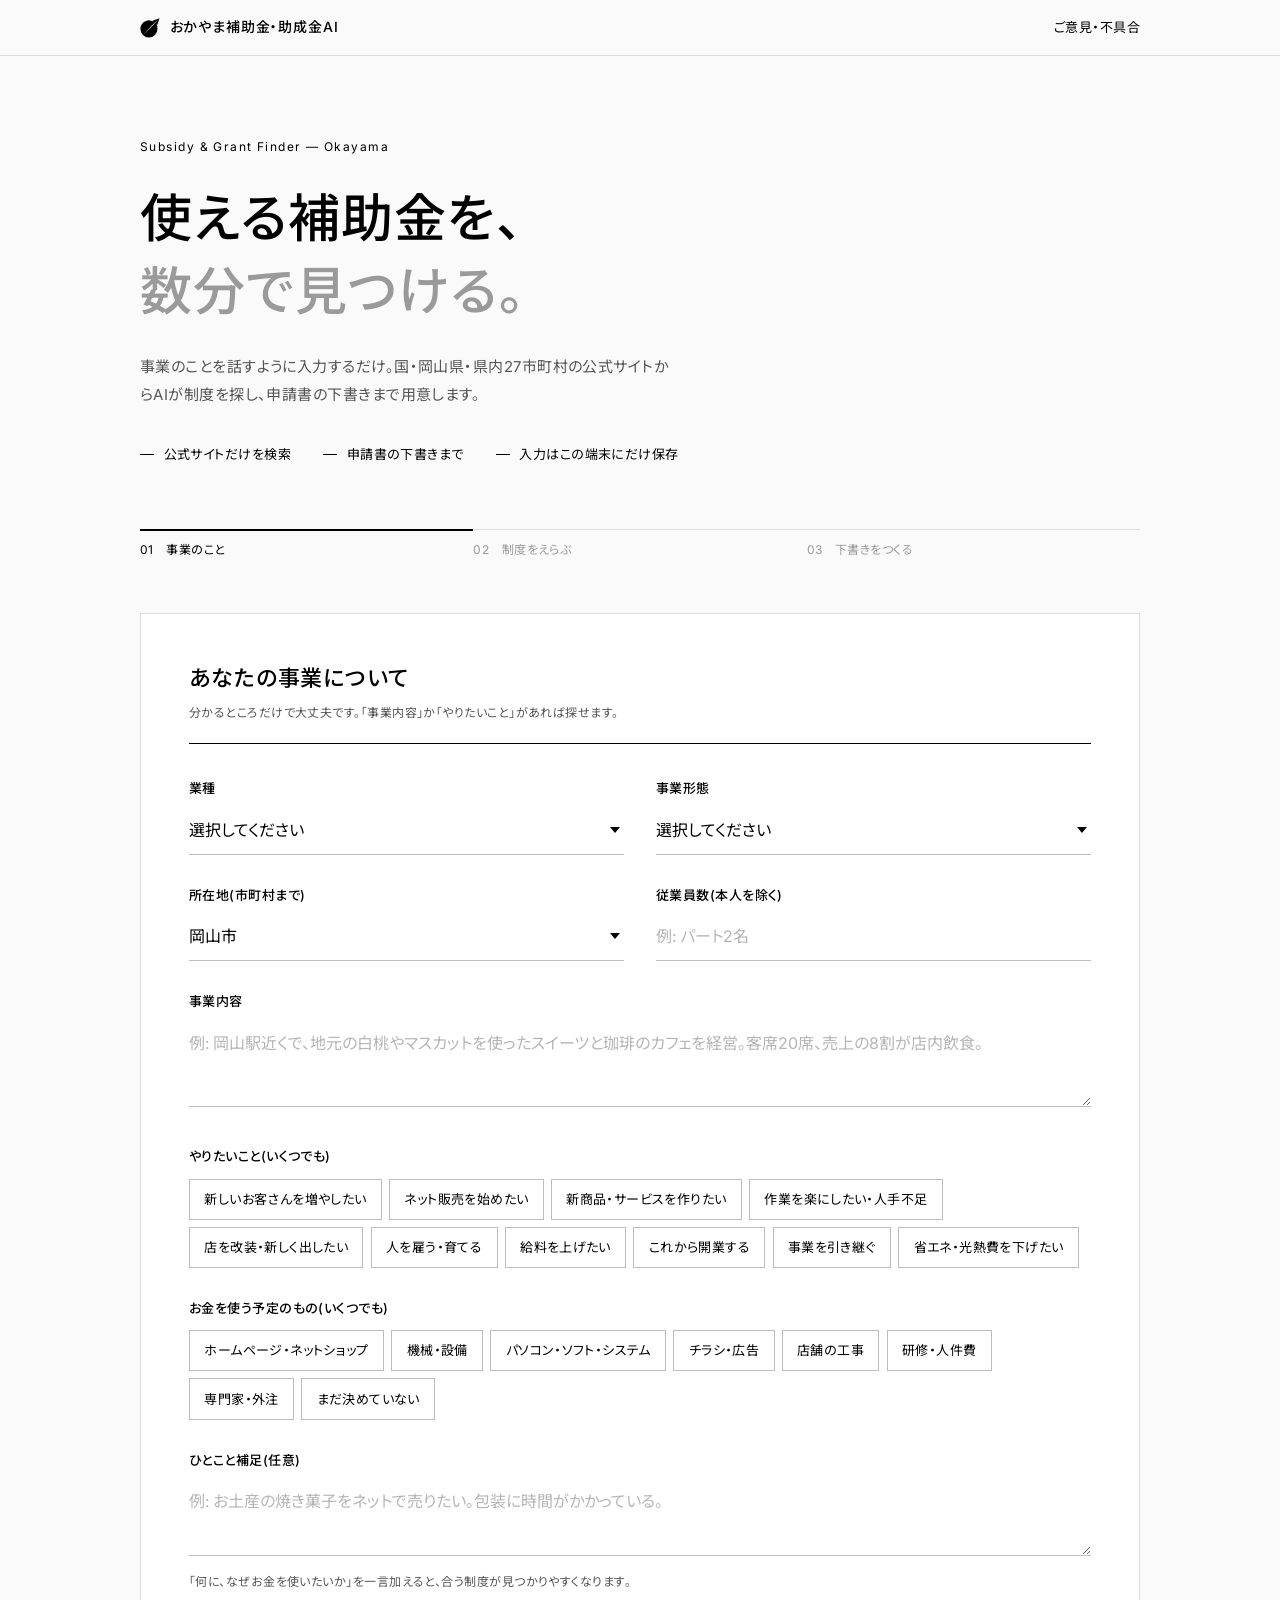
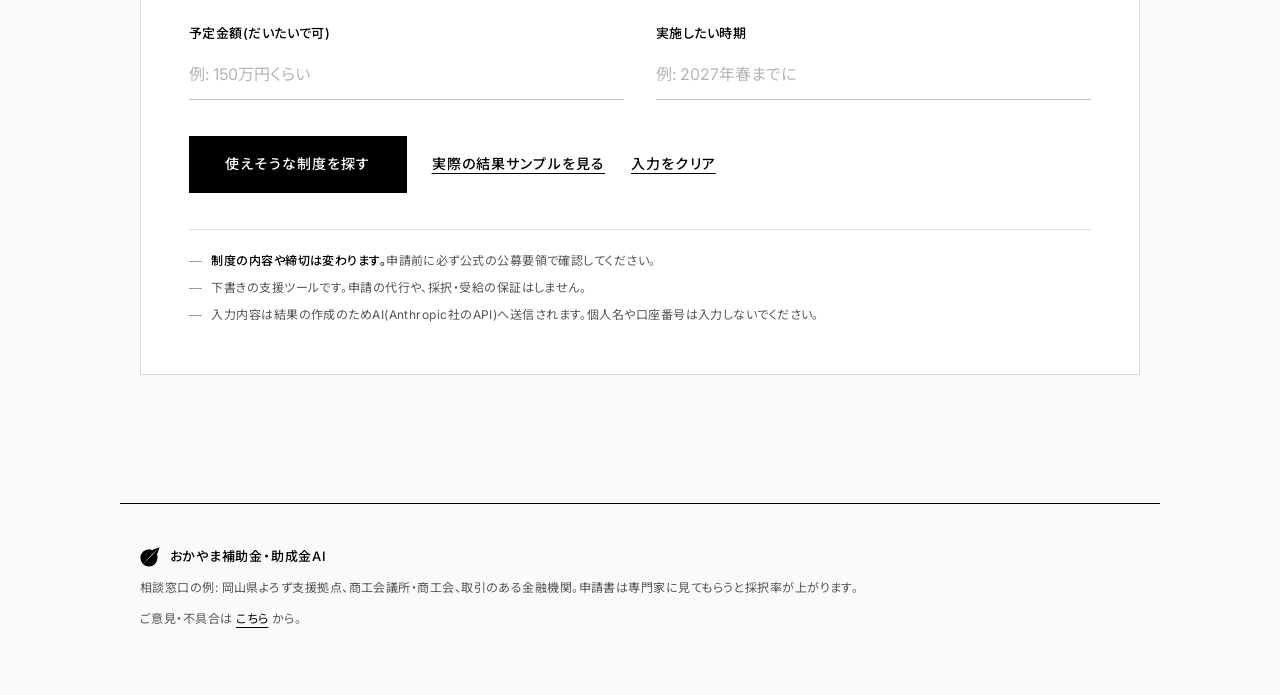
<file: index.html>
<!doctype html>
<html lang="ja">
<head>
<meta charset="utf-8">
<meta name="viewport" content="width=device-width, initial-scale=1">
<title>おかやま補助金・助成金AI</title>
<meta name="description" content="事業のことを入力するだけで、国・岡山県・県内27市町村の公式サイトから使える補助金・助成金をAIが探し、申請書の下書きまで用意します。">
<link rel="stylesheet" href="assets/style.css">
<link rel="icon" href="assets/logo.svg" type="image/svg+xml">
<link rel="icon" href="assets/favicon-32.png" sizes="32x32" type="image/png">
<link rel="apple-touch-icon" href="assets/apple-touch-icon.png">
</head>
<body>
<header class="site-header">
  <div class="inner">
    <a class="brand" href="index.html">おかやま補助金・助成金AI</a>
    <nav class="nav">
      <a href="feedback.html">ご意見・不具合</a>
    </nav>
  </div>
</header>

<main class="wrap">
  <section class="hero">
    <p class="eyebrow">Subsidy &amp; Grant Finder — Okayama</p>
    <div id="demo-banner" class="demo-banner" hidden>デモ表示中 — 結果は画面の動きを見るための表示例です</div>
    <h1>使える補助金を、<br><em>数分で見つける。</em></h1>
    <p class="lead">事業のことを話すように入力するだけ。国・岡山県・県内27市町村の公式サイトからAIが制度を探し、申請書の下書きまで用意します。</p>
    <ul class="points">
      <li>公式サイトだけを検索</li>
      <li>申請書の下書きまで</li>
      <li>入力はこの端末にだけ保存</li>
    </ul>
  </section>

  <ol class="stepper" id="stepper" aria-label="進み具合">
    <li class="active">事業のこと</li>
    <li>制度をえらぶ</li>
    <li>下書きをつくる</li>
  </ol>

  <section class="card" aria-labelledby="step1-title">
    <div class="section-head">
      <h2 id="step1-title">あなたの事業について</h2>
      <p class="hint">分かるところだけで大丈夫です。「事業内容」か「やりたいこと」があれば探せます。</p>
    </div>
    <form id="profile-form" class="grid">
      <div>
        <label for="business_type">業種</label>
        <select id="business_type" name="business_type">
          <option value="">選択してください</option>
          <option>飲食店</option>
          <option>小売業(店舗)</option>
          <option>ネット通販・EC</option>
          <option>食品製造(菓子・加工品など)</option>
          <option>製造業(食品以外)</option>
          <option>卸売業</option>
          <option>建設業・工務店</option>
          <option>宿泊業・観光</option>
          <option>美容・理容・エステ</option>
          <option>医療・福祉・介護</option>
          <option>農業・林業・漁業</option>
          <option>運輸・物流</option>
          <option>不動産業</option>
          <option>教育・学習支援</option>
          <option>IT・情報通信・Web制作</option>
          <option>専門サービス(士業・コンサルなど)</option>
          <option>生活関連サービス(クリーニング・修理など)</option>
          <option value="その他">その他(自由に入力)</option>
        </select>
        <input type="text" id="business_type_other" placeholder="例: ペットトリミング" aria-label="業種(その他)" hidden style="margin-top:0.6rem">
      </div>
      <div>
        <label for="form">事業形態</label>
        <select id="form" name="form">
          <option value="">選択してください</option>
          <option>個人事業主</option>
          <option>法人(株式会社・合同会社など)</option>
          <option>創業予定</option>
          <option>NPO・その他</option>
        </select>
      </div>
      <div>
        <label for="location">所在地(市町村まで)</label>
        <select id="location" name="location">
          <optgroup label="市">
            <option value="岡山県岡山市">岡山市</option>
            <option value="岡山県倉敷市">倉敷市</option>
            <option value="岡山県津山市">津山市</option>
            <option value="岡山県玉野市">玉野市</option>
            <option value="岡山県笠岡市">笠岡市</option>
            <option value="岡山県井原市">井原市</option>
            <option value="岡山県総社市">総社市</option>
            <option value="岡山県高梁市">高梁市</option>
            <option value="岡山県新見市">新見市</option>
            <option value="岡山県備前市">備前市</option>
            <option value="岡山県瀬戸内市">瀬戸内市</option>
            <option value="岡山県赤磐市">赤磐市</option>
            <option value="岡山県真庭市">真庭市</option>
            <option value="岡山県美作市">美作市</option>
            <option value="岡山県浅口市">浅口市</option>
          </optgroup>
          <optgroup label="町村">
            <option value="岡山県和気町">和気町</option>
            <option value="岡山県早島町">早島町</option>
            <option value="岡山県里庄町">里庄町</option>
            <option value="岡山県矢掛町">矢掛町</option>
            <option value="岡山県新庄村">新庄村</option>
            <option value="岡山県鏡野町">鏡野町</option>
            <option value="岡山県勝央町">勝央町</option>
            <option value="岡山県奈義町">奈義町</option>
            <option value="岡山県西粟倉村">西粟倉村</option>
            <option value="岡山県久米南町">久米南町</option>
            <option value="岡山県美咲町">美咲町</option>
            <option value="岡山県吉備中央町">吉備中央町</option>
          </optgroup>
          <option value="岡山県外">岡山県外</option>
        </select>
      </div>
      <div>
        <label for="employees">従業員数(本人を除く)</label>
        <input type="text" id="employees" name="employees" placeholder="例: パート2名">
      </div>
      <div class="full">
        <label for="business">事業内容</label>
        <textarea id="business" name="business" placeholder="例: 岡山駅近くで、地元の白桃やマスカットを使ったスイーツと珈琲のカフェを経営。客席20席、売上の8割が店内飲食。"></textarea>
      </div>
      <div class="full">
        <span class="label" id="goals-label">やりたいこと(いくつでも)</span>
        <div class="chips" id="goals" role="group" aria-labelledby="goals-label">
          <button type="button" class="chip" aria-pressed="false" data-value="新しいお客さんを増やしたい" data-hint="販路開拓">新しいお客さんを増やしたい</button>
          <button type="button" class="chip" aria-pressed="false" data-value="ネット販売を始めたい" data-hint="EC・販路開拓">ネット販売を始めたい</button>
          <button type="button" class="chip" aria-pressed="false" data-value="新商品・サービスを作りたい" data-hint="新商品開発・新事業">新商品・サービスを作りたい</button>
          <button type="button" class="chip" aria-pressed="false" data-value="作業を楽にしたい・人手不足" data-hint="省力化・業務効率化">作業を楽にしたい・人手不足</button>
          <button type="button" class="chip" aria-pressed="false" data-value="店を改装・新しく出したい" data-hint="店舗改装・設備投資">店を改装・新しく出したい</button>
          <button type="button" class="chip" aria-pressed="false" data-value="人を雇う・育てる" data-hint="雇用・人材育成">人を雇う・育てる</button>
          <button type="button" class="chip" aria-pressed="false" data-value="給料を上げたい" data-hint="賃上げ">給料を上げたい</button>
          <button type="button" class="chip" aria-pressed="false" data-value="これから開業する" data-hint="創業">これから開業する</button>
          <button type="button" class="chip" aria-pressed="false" data-value="事業を引き継ぐ" data-hint="事業承継">事業を引き継ぐ</button>
          <button type="button" class="chip" aria-pressed="false" data-value="省エネ・光熱費を下げたい" data-hint="省エネ">省エネ・光熱費を下げたい</button>
        </div>
      </div>
      <div class="full">
        <span class="label" id="spend-label">お金を使う予定のもの(いくつでも)</span>
        <div class="chips" id="spend" role="group" aria-labelledby="spend-label">
          <button type="button" class="chip" aria-pressed="false" data-value="ホームページ・ネットショップ" data-hint="ウェブサイト関連費">ホームページ・ネットショップ</button>
          <button type="button" class="chip" aria-pressed="false" data-value="機械・設備" data-hint="機械装置等費">機械・設備</button>
          <button type="button" class="chip" aria-pressed="false" data-value="パソコン・ソフト・システム" data-hint="ITツール">パソコン・ソフト・システム</button>
          <button type="button" class="chip" aria-pressed="false" data-value="チラシ・広告" data-hint="広報費">チラシ・広告</button>
          <button type="button" class="chip" aria-pressed="false" data-value="店舗の工事" data-hint="改装・工事費">店舗の工事</button>
          <button type="button" class="chip" aria-pressed="false" data-value="研修・人件費" data-hint="人材育成・人件費">研修・人件費</button>
          <button type="button" class="chip" aria-pressed="false" data-value="専門家・外注" data-hint="専門家経費・外注費">専門家・外注</button>
          <button type="button" class="chip" aria-pressed="false" data-value="まだ決めていない" data-hint="未定">まだ決めていない</button>
        </div>
      </div>
      <div class="full">
        <label for="plan">ひとこと補足(任意)</label>
        <textarea id="plan" name="plan" rows="2" placeholder="例: お土産の焼き菓子をネットで売りたい。包装に時間がかかっている。"></textarea>
        <p class="hint">「何に、なぜお金を使いたいか」を一言加えると、合う制度が見つかりやすくなります。</p>
      </div>
      <div>
        <label for="budget">予定金額(だいたいで可)</label>
        <input type="text" id="budget" name="budget" placeholder="例: 150万円くらい">
      </div>
      <div>
        <label for="timing">実施したい時期</label>
        <input type="text" id="timing" name="timing" placeholder="例: 2027年春までに">
      </div>
    </form>
    <div class="actions">
      <button type="button" id="search-btn">使えそうな制度を探す</button>
      <button type="button" class="secondary" id="sample-btn">実際の結果サンプルを見る</button>
      <button type="button" class="secondary" id="clear-btn">入力をクリア</button>
      <span id="saved-msg" class="saved" hidden>この端末に保存しました</span>
    </div>
    <div id="search-status" class="status" role="status"></div>
    <div class="notice">
      <ul>
        <li><strong>制度の内容や締切は変わります。</strong>申請前に必ず公式の公募要領で確認してください。</li>
        <li>下書きの支援ツールです。申請の代行や、採択・受給の保証はしません。</li>
        <li>入力内容は結果の作成のためAI(Anthropic社のAPI)へ送信されます。個人名や口座番号は入力しないでください。</li>
      </ul>
    </div>
  </section>

  <section class="card" id="step2" aria-labelledby="step2-title" hidden>
    <div class="section-head">
      <h2 id="step2-title">使えそうな制度</h2>
      <p class="hint" id="checked-at"></p>
    </div>
    <div id="candidates"></div>
    <div id="notes"></div>
  </section>

  <section class="card" id="step3" aria-labelledby="step3-title" hidden>
    <div class="section-head">
      <h2 id="step3-title">申請書の下書き</h2>
      <p class="hint" id="draft-for"></p>
    </div>
    <div id="draft-status" class="status" role="status"></div>
    <div id="draft"></div>
  </section>
</main>

<footer class="site-footer">
  <span class="brand">おかやま補助金・助成金AI</span>
  <span>相談窓口の例: 岡山県よろず支援拠点、商工会議所・商工会、取引のある金融機関。申請書は専門家に見てもらうと採択率が上がります。</span>
  <span>ご意見・不具合は <a href="feedback.html">こちら</a> から。</span>
</footer>

<script src="config.js"></script>
<script src="assets/common.js"></script>
<script src="assets/hojokin-demo.js"></script>
<script src="assets/hojokin-sample.js"></script>
<script src="assets/hojokin.js"></script>
</body>
</html>
</file>
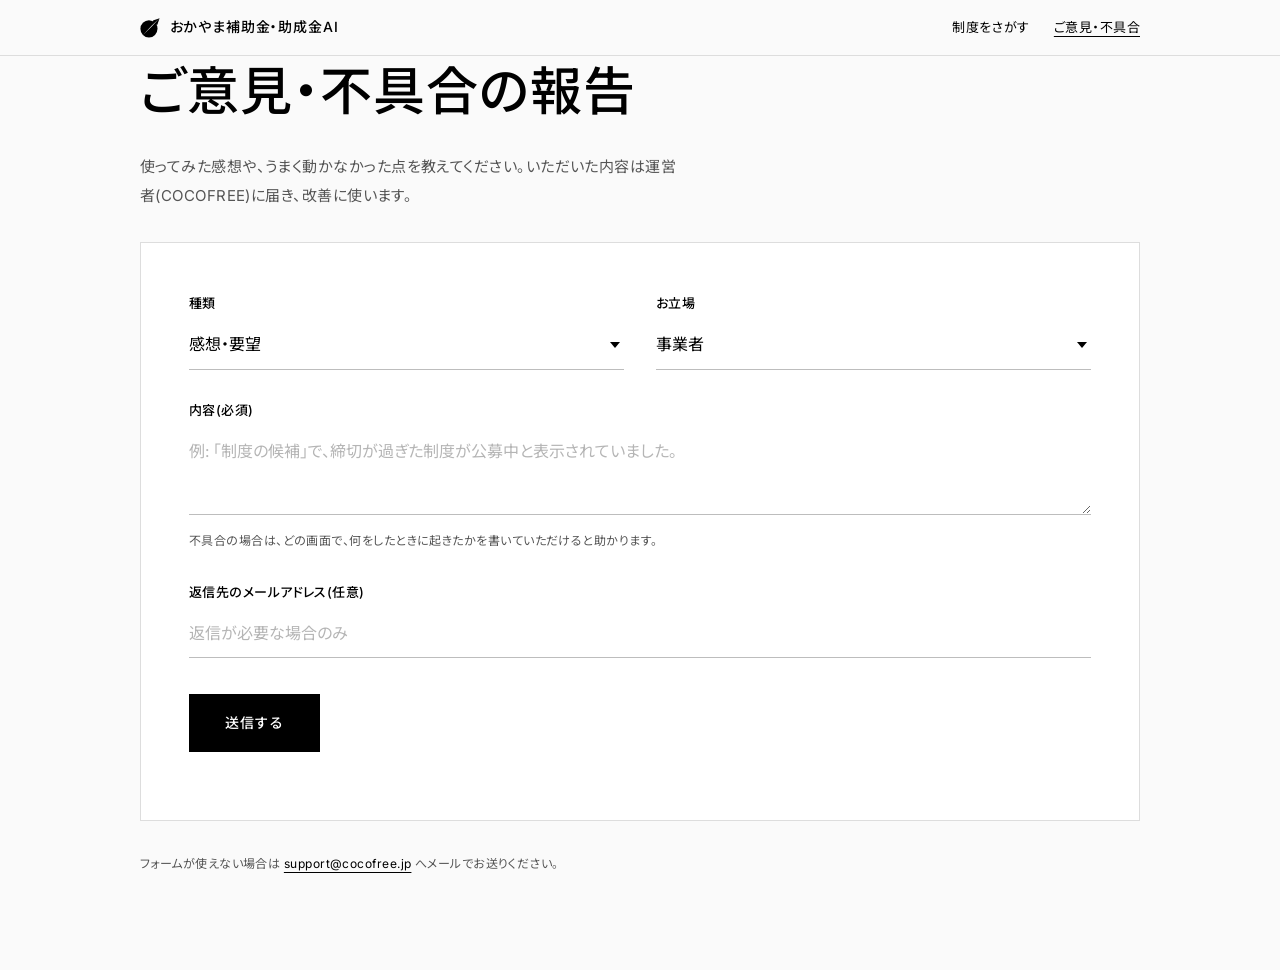
<file: feedback.html>
<!doctype html>
<html lang="ja">
<head>
<meta charset="utf-8">
<meta name="viewport" content="width=device-width, initial-scale=1">
<title>ご意見・不具合の報告 | おかやま補助金・助成金AI</title>
<link rel="stylesheet" href="assets/style.css">
<link rel="icon" href="assets/logo.svg" type="image/svg+xml">
<link rel="icon" href="assets/favicon-32.png" sizes="32x32" type="image/png">
<link rel="apple-touch-icon" href="assets/apple-touch-icon.png">
</head>
<body>
<header class="site-header">
  <div class="inner">
    <a class="brand" href="index.html">おかやま補助金・助成金AI</a>
    <nav class="nav">
      <a href="index.html">制度をさがす</a>
      <a href="feedback.html" aria-current="page">ご意見・不具合</a>
    </nav>
  </div>
</header>

<main class="wrap">
  <h1>ご意見・不具合の報告</h1>
  <p class="lead">使ってみた感想や、うまく動かなかった点を教えてください。いただいた内容は運営者(COCOFREE)に届き、改善に使います。</p>

  <section class="card">
    <form id="feedback-form" class="grid" novalidate>
      <div>
        <label for="kind">種類</label>
        <select id="kind" name="kind">
          <option>感想・要望</option>
          <option>不具合の報告</option>
          <option>制度の情報が違っていた</option>
          <option>その他</option>
        </select>
      </div>
      <div>
        <label for="role">お立場</label>
        <select id="role" name="role">
          <option>事業者</option>
          <option>支援者(商工会・士業など)</option>
          <option>その他</option>
        </select>
      </div>
      <div class="full">
        <label for="message">内容(必須)</label>
        <textarea id="message" name="message" maxlength="3000" placeholder="例: 「制度の候補」で、締切が過ぎた制度が公募中と表示されていました。"></textarea>
        <p class="hint">不具合の場合は、どの画面で、何をしたときに起きたかを書いていただけると助かります。</p>
      </div>
      <div class="full">
        <label for="email">返信先のメールアドレス(任意)</label>
        <input type="text" id="email" name="email" inputmode="email" autocomplete="email" placeholder="返信が必要な場合のみ">
      </div>
      <!-- ボット対策(人には見えない) -->
      <input type="text" name="_gotcha" tabindex="-1" autocomplete="off" style="position:absolute;left:-9999px" aria-hidden="true">
    </form>
    <div class="actions">
      <button type="button" id="send-btn">送信する</button>
    </div>
    <div id="feedback-status" class="status" role="status"></div>
  </section>

  <p class="hint">フォームが使えない場合は <a href="mailto:support@cocofree.jp">support@cocofree.jp</a> へメールでお送りください。</p>
</main>

<script src="config.js"></script>
<script src="assets/common.js"></script>
<script src="assets/feedback.js"></script>
</body>
</html>
</file>
<file: assets/style.css>
@import url('https://fonts.googleapis.com/css2?family=Inter:wght@400;500&family=Noto+Sans+JP:wght@400;500&display=swap');

/* モノトーン: 白地に黒、細い罫線で区切る(参考: typography.or.jp) */
:root {
  --bg: #fafafa;
  --paper: #ffffff;
  --ink: #000000;
  --ink-soft: #555555;
  --ink-faint: #9a9a9a;
  --line: #dddddd;
  --line-strong: #000000;
  --tint: #efefef;
  --font: 'Inter', 'Noto Sans JP', -apple-system, 'Hiragino Sans', sans-serif;
}

* { box-sizing: border-box; }

body {
  margin: 0;
  background: var(--bg);
  color: var(--ink);
  font-family: var(--font);
  font-size: 15px;
  font-weight: 400;
  line-height: 1.9;
  letter-spacing: 0.03em;
  font-feature-settings: 'palt';
  -webkit-font-smoothing: antialiased;
}

a { color: var(--ink); text-underline-offset: 4px; text-decoration-thickness: 1px; }
a:hover { color: var(--ink-soft); }

/* ---------- ヘッダー ---------- */
.site-header { position: sticky; top: 0; z-index: 10; background: rgba(250, 250, 250, 0.92); backdrop-filter: blur(8px); border-bottom: 1px solid var(--line); }
.site-header .inner { max-width: 1040px; margin: 0 auto; padding: 0.9rem 20px; display: flex; justify-content: space-between; align-items: center; gap: 1rem; }
.brand { display: flex; align-items: center; gap: 0.6rem; font-weight: 500; font-size: 14px; color: var(--ink); text-decoration: none; letter-spacing: 0.06em; }
.brand::before { content: ''; width: 20px; height: 20px; background: url("logo.svg") center / contain no-repeat; flex: none; }
.nav { display: flex; gap: 1.5rem; font-size: 13px; }
.nav a { color: var(--ink); text-decoration: none; }
.nav a:hover, .nav a[aria-current="page"] { text-decoration: underline; }

.wrap { max-width: 1040px; margin: 0 auto; padding: 0 20px 6rem; }

/* ---------- 見出し・本文 ---------- */
h1, h2, h3 { font-weight: 500; letter-spacing: 0.04em; }
h1 { font-size: clamp(30px, 5.4vw, 52px); line-height: 1.4; letter-spacing: 0.02em; margin: 0 0 1.5rem; }
h2 { font-size: 22px; line-height: 1.5; margin: 0 0 0.4rem; }
h3 { font-size: 16px; line-height: 1.6; margin: 0 0 0.5rem; }
.lead { color: var(--ink-soft); font-size: 15px; margin: 0 0 2rem; max-width: 36em; }
.eyebrow { font-size: 12px; letter-spacing: 0.12em; margin: 0 0 1.5rem; }
.hint { font-size: 12px; color: var(--ink-soft); margin: 0.35rem 0 0; line-height: 1.8; }

/* ---------- ファーストビュー ---------- */
.hero { padding: 5rem 0 3rem; }
.hero h1 em { font-style: normal; color: var(--ink-faint); }
.points { list-style: none; display: flex; flex-wrap: wrap; gap: 0.5rem 2rem; padding: 0; margin: 0; font-size: 13px; }
.points li { display: flex; align-items: center; gap: 0.6rem; }
.points li::before { content: ''; width: 14px; height: 1px; background: var(--ink); }
.demo-banner { display: inline-block; border: 1px solid var(--ink); padding: 0.2rem 0.8rem; font-size: 12px; margin: 0 0 1.75rem; }

/* ---------- 進み具合 ---------- */
.stepper { position: sticky; top: 53px; z-index: 5; background: var(--bg); display: flex; gap: 0; list-style: none; padding: 0.9rem 0 0.7rem; margin: 0 0 2.5rem; counter-reset: step; }
.stepper li { flex: 1; font-size: 12px; color: var(--ink-faint); padding-top: 0.6rem; border-top: 1px solid var(--line); transition: color 0.3s, border-color 0.3s; counter-increment: step; }
.stepper li::before { content: '0' counter(step) '\2003'; }
.stepper li.active { color: var(--ink); border-top: 2px solid var(--ink); padding-top: calc(0.6rem - 1px); }
.stepper li.done { color: var(--ink-soft); border-color: var(--ink-soft); }

/* ---------- 面 ---------- */
.card { background: var(--paper); border: 1px solid var(--line); padding: clamp(1.5rem, 4vw, 3rem); margin-bottom: 2rem; }
.section-head { margin-bottom: 2rem; padding-bottom: 1.25rem; border-bottom: 1px solid var(--ink); }

/* ---------- フォーム ---------- */
.grid { display: grid; grid-template-columns: 1fr 1fr; gap: 1.75rem 2rem; }
.grid .full { grid-column: 1 / -1; }
@media (max-width: 640px) { .grid { grid-template-columns: 1fr; } }

label { display: block; font-weight: 500; font-size: 13px; margin-bottom: 0.3rem; }
input[type="text"], select, textarea {
  width: 100%; font: inherit; font-size: 16px; color: var(--ink);
  background: transparent; border: none; border-bottom: 1px solid #bdbdbd; border-radius: 0; padding: 0.55rem 0;
  transition: border-color 0.2s;
}
select { -webkit-appearance: none; appearance: none; background: transparent url("data:image/svg+xml,%3Csvg xmlns='http://www.w3.org/2000/svg' width='10' height='6'%3E%3Cpath d='M0 0l5 6 5-6z' fill='%23000'/%3E%3C/svg%3E") no-repeat right 4px center; padding-right: 1.5rem; }
textarea { resize: vertical; min-height: 5.5rem; }
input::placeholder, textarea::placeholder { color: #b5b5b5; }
input:focus, select:focus, textarea:focus { outline: none; border-bottom-color: var(--ink); box-shadow: 0 1px 0 var(--ink); }

.actions { display: flex; flex-wrap: wrap; gap: 0.75rem 1.5rem; align-items: center; margin-top: 2.25rem; }
button {
  font: inherit; font-size: 14px; font-weight: 500; letter-spacing: 0.08em; cursor: pointer;
  border: 1px solid var(--ink); border-radius: 0; padding: 0.9rem 2.2rem; background: var(--ink); color: #fff;
  transition: background 0.2s, color 0.2s;
}
button:hover { background: #fff; color: var(--ink); }
button.secondary { background: transparent; color: var(--ink); border-color: transparent; padding: 0.9rem 0; text-decoration: underline; text-underline-offset: 4px; }
button.secondary:hover { color: var(--ink-soft); }
button:disabled { opacity: 0.35; cursor: default; }
button:disabled:hover { background: var(--ink); color: #fff; }
.saved { font-size: 12px; color: var(--ink-soft); }

.notice { margin-top: 2.25rem; padding-top: 1.25rem; border-top: 1px solid var(--line); font-size: 12px; color: var(--ink-soft); }
.notice ul { margin: 0; padding: 0; list-style: none; display: grid; gap: 0.25rem; }
.notice li { padding-left: 1.4rem; position: relative; }
.notice li::before { content: ''; position: absolute; left: 0; top: 0.95em; width: 0.8rem; height: 1px; background: var(--ink-faint); }
.notice strong { color: var(--ink); font-weight: 500; }

.status { margin-top: 1.25rem; font-size: 13px; color: var(--ink-soft); }
.status.error { color: var(--ink); font-weight: 500; }
.spinner { display: inline-block; width: 12px; height: 12px; border: 1px solid var(--line); border-top-color: var(--ink); border-radius: 50%; animation: spin 0.8s linear infinite; vertical-align: -1px; margin-right: 0.6rem; }
@keyframes spin { to { transform: rotate(360deg); } }

/* ---------- 制度の候補 ---------- */
.program { border-top: 1px solid var(--line); padding: 1.75rem 0 1.5rem; }
.program:first-child { border-top: none; padding-top: 0.25rem; }
.program.selected h3 { text-decoration: underline; text-underline-offset: 6px; }
.program h3 { font-size: 18px; margin-bottom: 0.4rem; }
.program > p { color: var(--ink-soft); margin: 0; font-size: 14px; }
.tags { display: flex; flex-wrap: wrap; gap: 0.35rem; margin-bottom: 0.8rem; }
.tag { font-size: 11px; line-height: 1.6; padding: 0 0.6rem; border: 1px solid var(--ink-faint); color: var(--ink-soft); letter-spacing: 0.06em; }
.tag.open { background: var(--ink); border-color: var(--ink); color: #fff; }
.tag.sample { border-style: dashed; }
.fit { margin: 1.1rem 0; padding: 0.2rem 0 0.2rem 1rem; border-left: 2px solid var(--ink); font-size: 14px; }
.fit b { display: block; font-size: 11px; letter-spacing: 0.1em; color: var(--ink-soft); font-weight: 400; }
.program dl { display: grid; grid-template-columns: repeat(3, 1fr); gap: 1rem 1.5rem; margin: 1rem 0 0; font-size: 13px; }
.program dt { font-size: 11px; color: var(--ink-faint); letter-spacing: 0.08em; }
.program dd { margin: 0.1rem 0 0; }
.program dl .wide { grid-column: 1 / -1; }
@media (max-width: 640px) { .program dl { grid-template-columns: 1fr; gap: 0.7rem; } }
.program .actions { margin-top: 1.5rem; }
.unverified { font-size: 12px; color: var(--ink-soft); }

/* ---------- 申請書の下書き ---------- */
.draft-section { border-top: 1px solid var(--line); padding-top: 1.5rem; margin-top: 1.5rem; }
#draft > h3 { font-size: 22px; line-height: 1.55; }
.draft-body { white-space: pre-wrap; line-height: 2.05; font-size: 15px; }
.placeholder { background: var(--tint); border-bottom: 1px dotted var(--ink); padding: 0 0.25rem; }
.missing-item { margin-top: 1.5rem; }
ul.plain { margin: 0.5rem 0 0; padding-left: 1.2rem; }
ul.plain li { margin-bottom: 0.3rem; }

/* ---------- フッター ---------- */
.site-footer { max-width: 1040px; margin: 0 auto; padding: 2.5rem 20px 4rem; border-top: 1px solid var(--ink); font-size: 12px; color: var(--ink-soft); display: grid; gap: 0.5rem; }
.site-footer .brand { font-size: 13px; }

[hidden] { display: none !important; }

@media (max-width: 640px) {
  .hero { padding-top: 3rem; }
  .stepper li { font-size: 11px; white-space: nowrap; }
  .stepper li::before { content: '0' counter(step) ' '; }
  .card { border-left: none; border-right: none; margin-left: -20px; margin-right: -20px; }
}

/* ---------- 選択ボタン(やりたいこと・お金を使う予定) ---------- */
.label { display: block; font-weight: 500; font-size: 13px; margin-bottom: 0.6rem; }
.chips { display: flex; flex-wrap: wrap; gap: 0.45rem; }
button.chip {
  font-size: 13px; font-weight: 400; letter-spacing: 0.03em; padding: 0.45rem 0.9rem;
  background: #fff; color: var(--ink); border: 1px solid #bdbdbd; border-radius: 0;
}
button.chip:hover { background: #fff; border-color: var(--ink); color: var(--ink); }
button.chip[aria-pressed="true"] { background: var(--ink); border-color: var(--ink); color: #fff; }
button.chip[aria-pressed="true"]::before { content: '✓ '; }
#plan { min-height: 3.5rem; }
</file>
